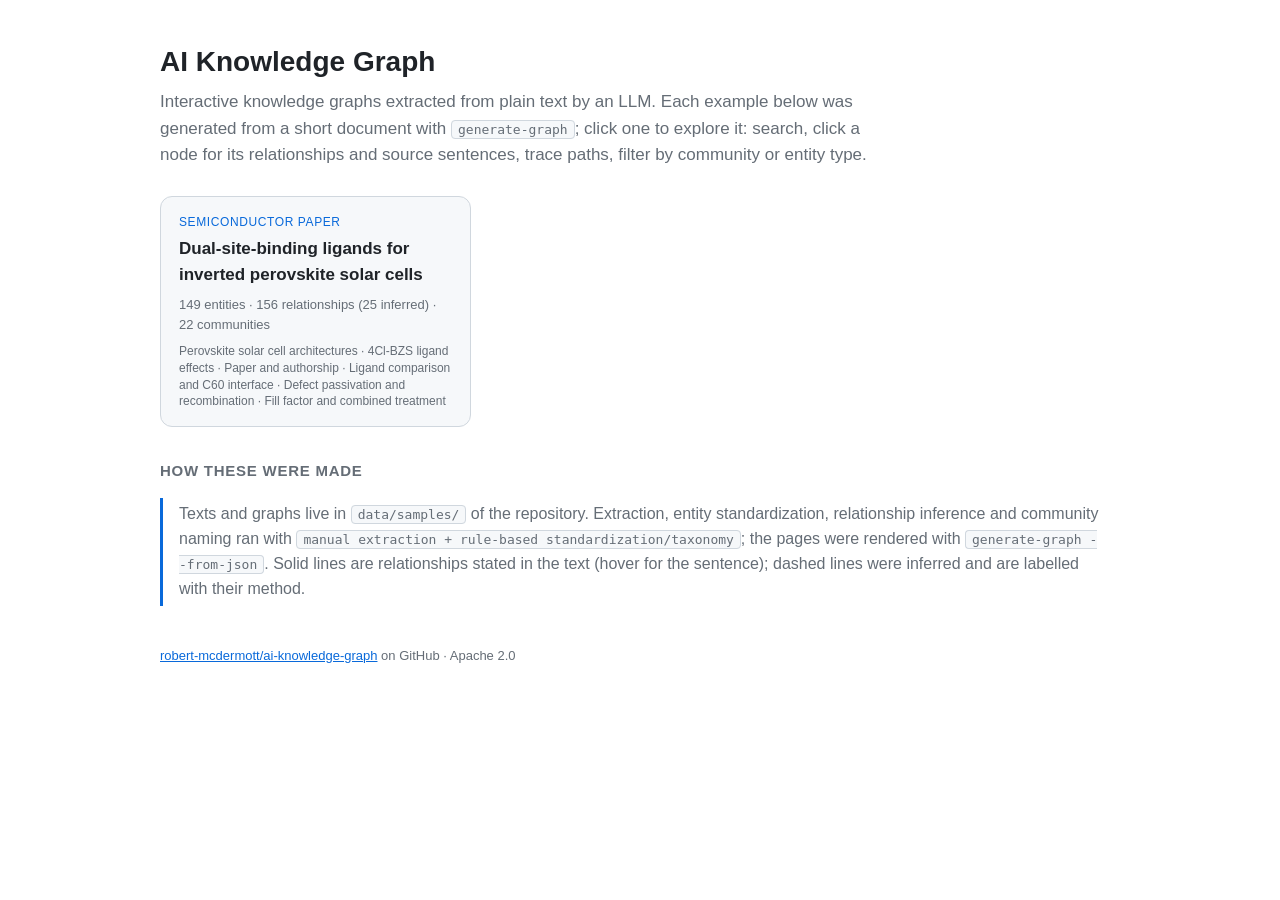
<file: docs/index.html>
<!DOCTYPE html>
<html lang="en">
<head>
<meta charset="utf-8">
<meta name="viewport" content="width=device-width, initial-scale=1">
<title>AI Knowledge Graph – examples</title>
<style>
:root { --bg: #ffffff; --fg: #1f2328; --muted: #656d76; --panel: #f6f8fa; --border: #d0d7de; --accent: #0969da; }
@media (prefers-color-scheme: dark) { :root { --bg: #0d1117; --fg: #e6edf3; --muted: #8b949e; --panel: #161b22; --border: #30363d; --accent: #388bfd; } }
body { margin: 0; background: var(--bg); color: var(--fg); font: 16px/1.55 -apple-system, BlinkMacSystemFont, "Segoe UI", Roboto, Helvetica, Arial, sans-serif; }
main { max-width: 960px; margin: 0 auto; padding: 40px 20px 60px; }
h1 { font-size: 28px; margin: 0 0 6px; }
.lead { color: var(--muted); font-size: 17px; margin: 0 0 28px; max-width: 720px; }
.grid { display: grid; grid-template-columns: repeat(auto-fill, minmax(280px, 1fr)); gap: 14px; }
.card { display: block; text-decoration: none; color: inherit; border: 1px solid var(--border); background: var(--panel); border-radius: 12px; padding: 16px 18px; }
.card:hover { border-color: var(--accent); }
.card .name { font-weight: 650; font-size: 17px; }
.card .domain { color: var(--accent); font-size: 12px; text-transform: uppercase; letter-spacing: .05em; margin-bottom: 4px; }
.card .meta { color: var(--muted); font-size: 13px; margin-top: 6px; }
.card .communities { color: var(--muted); font-size: 12px; margin-top: 8px; line-height: 1.4; }
h2 { font-size: 15px; text-transform: uppercase; letter-spacing: .05em; color: var(--muted); margin: 32px 0 12px; }
.how { border-left: 3px solid var(--accent); padding: 4px 16px; color: var(--muted); }
code { background: var(--panel); border: 1px solid var(--border); border-radius: 4px; padding: 1px 6px; font-size: 13px; }
a { color: var(--accent); }
footer { color: var(--muted); font-size: 13px; margin-top: 40px; }
</style>
</head>
<body>
<main>
  <h1>AI Knowledge Graph</h1>
  <p class="lead">Interactive knowledge graphs extracted from plain text by an LLM. Each example below was generated from a short document with
    <code>generate-graph</code>; click one to explore it: search, click a node for its relationships and source sentences, trace paths, filter by
    community or entity type.</p>
  <div class="grid">
  
    <a class="card" href="samples/chen-2024-dual-site-ligands.html">
      <div class="domain">Semiconductor paper</div>
      <div class="name">Dual-site-binding ligands for inverted perovskite solar cells</div>
      <div class="meta">149 entities · 156 relationships (25 inferred) · 22 communities</div>
      <div class="communities">Perovskite solar cell architectures · 4Cl-BZS ligand effects · Paper and authorship · Ligand comparison and C60 interface · Defect passivation and recombination · Fill factor and combined treatment</div>
    </a>
  
  </div>
  <h2>How these were made</h2>
  <p class="how">Texts and graphs live in <code>data/samples/</code> of the repository. Extraction, entity standardization, relationship inference and
    community naming ran with <code>manual extraction + rule-based standardization/taxonomy</code>; the pages were rendered with <code>generate-graph --from-json</code>. Solid lines are relationships
    stated in the text (hover for the sentence); dashed lines were inferred and are labelled with their method.</p>
  <footer><a href="https://github.com/robert-mcdermott/ai-knowledge-graph">robert-mcdermott/ai-knowledge-graph</a> on GitHub · Apache 2.0</footer>
</main>
</body>
</html>
</file>
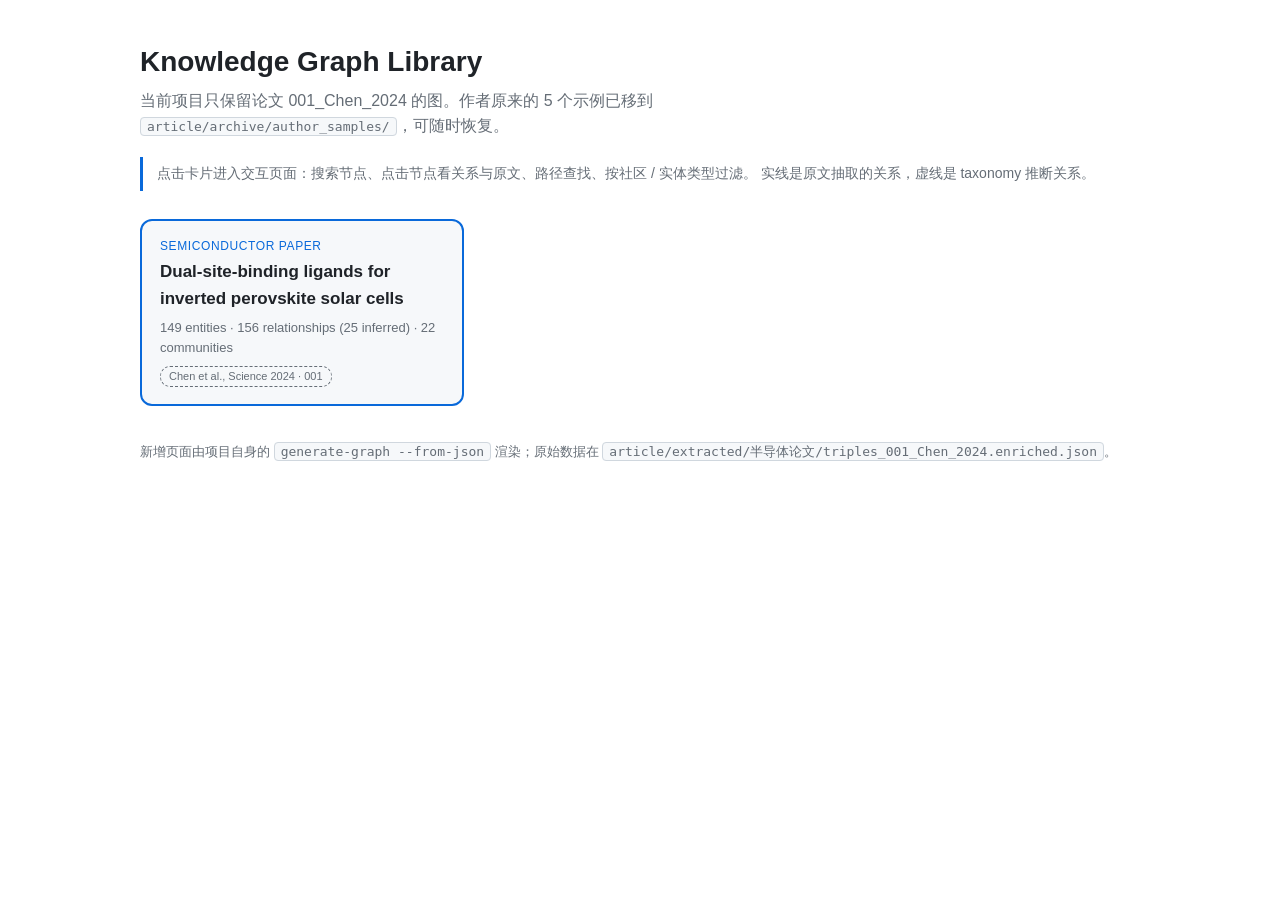
<file: article/visualizations/index.html>
<!DOCTYPE html>
<html lang="zh-CN">
<head>
<meta charset="utf-8">
<meta name="viewport" content="width=device-width, initial-scale=1">
<title>Knowledge Graph Library – samples + Chen 2024</title>
<style>
:root { --bg:#fff; --fg:#1f2328; --muted:#656d76; --panel:#f6f8fa; --border:#d0d7de; --accent:#0969da; }
@media (prefers-color-scheme: dark) { :root { --bg:#0d1117; --fg:#e6edf3; --muted:#8b949e; --panel:#161b22; --border:#30363d; --accent:#388bfd; } }
body { margin:0; background:var(--bg); color:var(--fg); font:16px/1.55 -apple-system,BlinkMacSystemFont,"Segoe UI",Roboto,Helvetica,Arial,sans-serif; }
main { max-width:1000px; margin:0 auto; padding:40px 20px 60px; }
h1 { font-size:28px; margin:0 0 6px; }
.lead { color:var(--muted); max-width:760px; margin:0 0 8px; }
.note { border-left:3px solid var(--accent); padding:6px 14px; color:var(--muted); font-size:14px; margin:18px 0 28px; }
.grid { display:grid; grid-template-columns:repeat(auto-fill,minmax(290px,1fr)); gap:14px; }
.card { display:block; text-decoration:none; color:inherit; border:1px solid var(--border); background:var(--panel); border-radius:12px; padding:16px 18px; }
.card:hover { border-color:var(--accent); }
.card .domain { color:var(--accent); font-size:12px; text-transform:uppercase; letter-spacing:.05em; margin-bottom:4px; }
.card .name { font-weight:650; font-size:17px; }
.card .meta { color:var(--muted); font-size:13px; margin-top:6px; }
.card .tag { display:inline-block; margin-top:8px; font-size:11px; border:1px dashed var(--muted); border-radius:10px; padding:1px 8px; color:var(--muted); }
.card.new { border-color:var(--accent); border-width:2px; }
footer { color:var(--muted); font-size:13px; margin-top:36px; }
code { background:var(--panel); border:1px solid var(--border); border-radius:4px; padding:1px 6px; font-size:13px; }
</style>
</head>
<body>
<main>
  <h1>Knowledge Graph Library</h1>
  <p class="lead">当前项目只保留论文 001_Chen_2024 的图。作者原来的 5 个示例已移到
    <code>article/archive/author_samples/</code>，可随时恢复。</p>
  <p class="note">点击卡片进入交互页面：搜索节点、点击节点看关系与原文、路径查找、按社区 / 实体类型过滤。
    实线是原文抽取的关系，虚线是 taxonomy 推断关系。</p>

  <div class="grid">
    <a class="card new" href="/docs/samples/chen-2024-dual-site-ligands.html">
      <div class="domain">Semiconductor paper</div>
      <div class="name">Dual-site-binding ligands for inverted perovskite solar cells</div>
      <div class="meta">149 entities · 156 relationships (25 inferred) · 22 communities</div>
      <span class="tag">Chen et al., Science 2024 · 001</span>
    </a>
  </div>

  <footer>新增页面由项目自身的 <code>generate-graph --from-json</code> 渲染；原始数据在
    <code>article/extracted/半导体论文/triples_001_Chen_2024.enriched.json</code>。</footer>
</main>
</body>
</html>
</file>
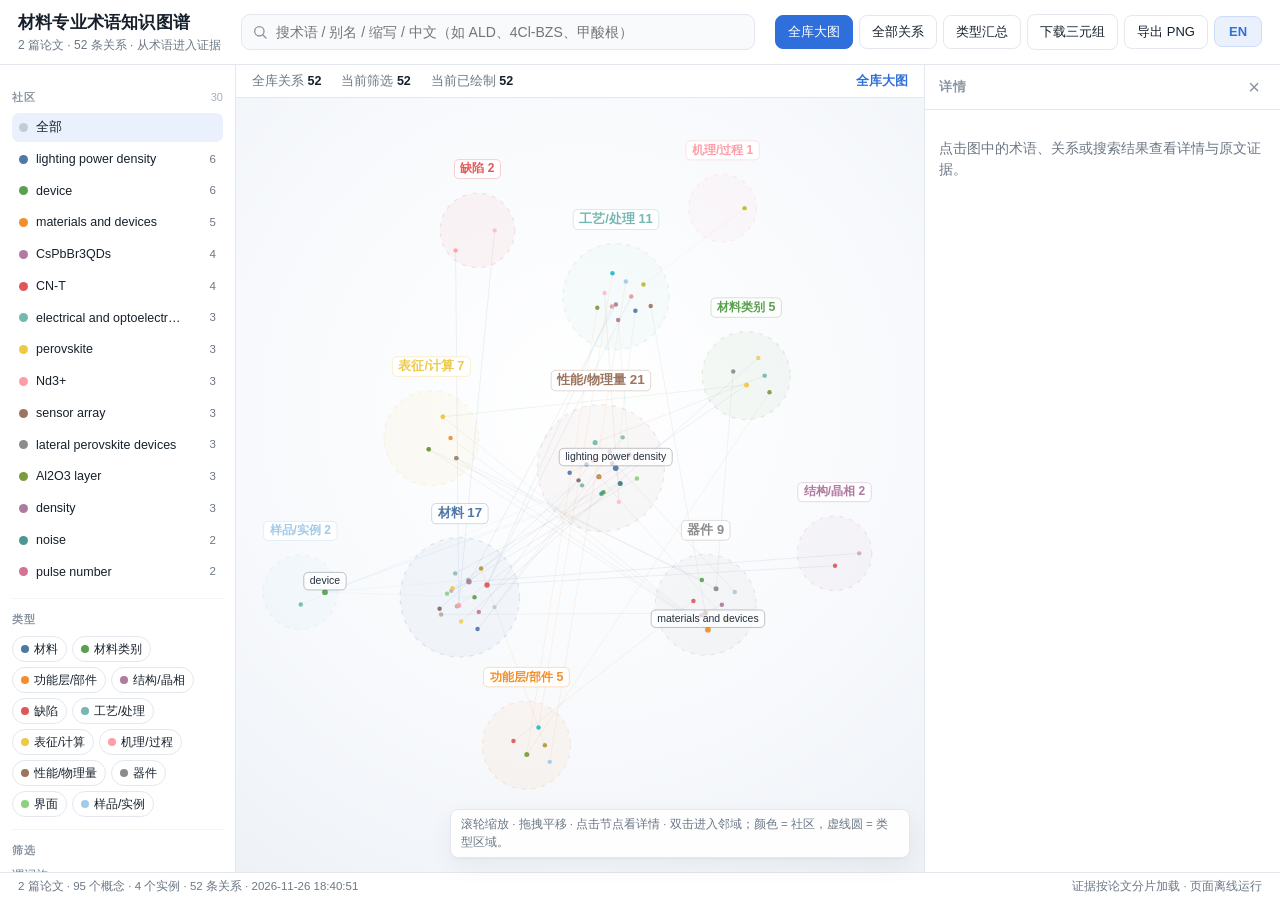
<file: examples/mini_package/index.html>
<!doctype html>
<html lang="zh-CN">
<head>
<meta charset="utf-8">
<meta name="viewport" content="width=device-width, initial-scale=1">
<title>材料专业术语知识图谱</title>
<link rel="stylesheet" href="assets/vis-network.min.css">
<link rel="stylesheet" href="assets/app.css">
</head>
<body>
<header class="topbar">
  <div class="brand">
    <div class="title" data-i18n="title">材料专业术语知识图谱</div>
    <div class="subtitle" data-i18n="subtitle">285 篇论文 · 专业概念 · 有证据的规范关系</div>
  </div>

  <div class="searchbox">
    <svg class="search-icon" viewBox="0 0 24 24" aria-hidden="true"><circle cx="11" cy="11" r="7"></circle><line x1="16.5" y1="16.5" x2="21" y2="21"></line></svg>
    <input id="search-input" type="search" autocomplete="off" spellcheck="false">
    <div id="search-results" class="search-results hidden"></div>
  </div>

  <nav class="toolbar">
    <button id="btn-graph" class="primary" data-i18n="viewGraph">全库大图</button>
    <button id="btn-full" data-i18n="viewFull">全部关系</button>
    <button id="btn-type" data-i18n="viewType">类型汇总</button>
    <a id="btn-download" class="button" href="triples_full.csv" download data-i18n="download">下载三元组</a>
    <button id="btn-png" data-i18n="exportPng">导出 PNG</button>
    <button id="btn-lang" class="lang" title="Switch language">EN</button>
  </nav>
</header>

<div class="workspace">
  <aside class="sidebar">
    <section class="side-section">
      <h3><span data-i18n="communities">社区</span><span class="hint-count" id="community-count"></span></h3>
      <div id="community-list" class="community-list"></div>
    </section>
    <section class="side-section">
      <h3 data-i18n="types">类型</h3>
      <div id="type-list" class="type-list"></div>
    </section>
    <section class="side-section">
      <h3 data-i18n="filters">筛选</h3>
      <label class="field"><span data-i18n="family">谓词族</span><select id="family-select"></select></label>
      <label class="field"><span data-i18n="paper">论文</span><select id="paper-select"></select></label>
      <label class="check"><input type="checkbox" id="anomaly-toggle"><span data-i18n="showAnomalies">显示方向异常</span></label>
      <button id="btn-clear" class="wide" data-i18n="clearFilters">清除筛选</button>
    </section>
    <div class="side-foot">
      <div id="legend" class="legend"></div>
      <div class="foot-note" data-i18n="footNote">颜色 = 概念类型；社区按关系聚类；箭头方向见详情。</div>
    </div>
  </aside>

  <section class="stage">
    <div class="statbar">
      <span><span data-i18n="totalRelations">全库关系</span> <b id="count-total">–</b></span>
      <span><span data-i18n="filteredRelations">当前筛选</span> <b id="count-filtered">–</b></span>
      <span><span data-i18n="drawnRelations">当前已绘制</span> <b id="count-drawn">–</b></span>
      <span class="spacer"></span>
      <span id="view-label"></span>
    </div>
    <div class="canvas-wrap">
      <canvas id="graph-canvas"></canvas>
      <canvas id="overlay-canvas"></canvas>
      <canvas id="overview-canvas" class="hidden"></canvas>
      <div id="network" class="hidden"></div>
      <div id="hint" class="hint"></div>
      <div id="tooltip" class="tooltip hidden"></div>
    </div>
  </section>

  <aside id="panel" class="panel">
    <div class="panel-head">
      <h2 data-i18n="details">详情</h2>
      <button id="panel-close" class="icon-btn" title="Close">×</button>
    </div>
    <div id="panel-body" class="panel-body">
      <p class="muted" data-i18n="panelHint">点击图中的术语、关系或搜索结果查看详情与原文证据。</p>
    </div>
  </aside>
</div>

<footer class="footer">
  <span id="footer-meta"></span>
  <span data-i18n="footerNote">证据按论文分片加载 · 页面离线运行</span>
</footer>

<div id="toast" class="toast hidden"></div>

<script src="assets/vis-network.min.js"></script>
<script src="assets/app.js"></script>
</body>
</html>
</file>
<file: examples/mini_package/assets/app.css>
:root {
  --bg: #f3f5f8;
  --surface: #ffffff;
  --ink: #16202b;
  --muted: #6b7785;
  --line: #e3e8ef;
  --accent: #2f6fdb;
  --accent-soft: #eaf1fd;
  --warn: #c0392b;
  --shadow: 0 1px 2px rgba(16, 24, 40, .04), 0 8px 24px rgba(16, 24, 40, .06);
  --radius: 10px;
}

* { box-sizing: border-box; }

html, body {
  margin: 0; height: 100%;
  background: var(--bg); color: var(--ink);
  font: 14px/1.5 -apple-system, "Segoe UI", "Microsoft YaHei", "PingFang SC", sans-serif;
  overflow: hidden;
}
body { display: flex; flex-direction: column; }

.topbar {
  display: flex; align-items: center; gap: 20px;
  padding: 10px 18px; background: var(--surface); border-bottom: 1px solid var(--line);
  z-index: 30; flex: 0 0 auto;
}
.brand .title { font-size: 17px; font-weight: 700; letter-spacing: .2px; }
.brand .subtitle { font-size: 12px; color: var(--muted); }

.searchbox { position: relative; flex: 1 1 360px; max-width: 560px; }
.searchbox .search-icon {
  position: absolute; left: 11px; top: 50%; transform: translateY(-50%);
  width: 16px; height: 16px; fill: none; stroke: #8b96a3; stroke-width: 2; stroke-linecap: round;
}
.searchbox input {
  width: 100%; padding: 9px 12px 9px 34px; border: 1px solid var(--line); border-radius: 9px;
  font-size: 14px; outline: none; background: #f8fafc; color: var(--ink);
}
.searchbox input:focus { border-color: var(--accent); background: #fff; box-shadow: 0 0 0 3px var(--accent-soft); }
.search-results {
  position: absolute; top: 42px; left: 0; right: 0; max-height: 380px; overflow: auto;
  background: #fff; border: 1px solid var(--line); border-radius: var(--radius);
  box-shadow: var(--shadow); z-index: 60;
}
.search-results .item { padding: 8px 12px; cursor: pointer; border-bottom: 1px solid #f1f4f8; }
.search-results .item:last-child { border-bottom: none; }
.search-results .item:hover, .search-results .item.active { background: var(--accent-soft); }
.search-results .name { font-weight: 600; }
.search-results .meta { font-size: 12px; color: var(--muted); margin-top: 2px; }
.search-results .empty { padding: 12px; color: var(--muted); }

.toolbar { display: flex; align-items: center; gap: 6px; flex: 0 0 auto; }
button, a.button {
  border: 1px solid var(--line); background: #fff; color: var(--ink); border-radius: 8px;
  padding: 7px 12px; cursor: pointer; font-size: 13px; text-decoration: none; white-space: nowrap;
  transition: border-color .15s, color .15s, background .15s;
}
button:hover, a.button:hover { border-color: var(--accent); color: var(--accent); }
button.primary { background: var(--accent); border-color: var(--accent); color: #fff; }
button.primary:hover { background: #2a5fc0; color: #fff; }
button.lang { min-width: 48px; font-weight: 600; color: var(--accent); border-color: #cdddf8; background: var(--accent-soft); }
button.wide { width: 100%; margin-top: 10px; }
button:disabled { opacity: .45; cursor: not-allowed; }

.workspace { flex: 1; display: flex; min-height: 0; }

/* ---------------------------------------------------------------- sidebar */
.sidebar {
  width: 236px; flex: 0 0 236px; background: var(--surface); border-right: 1px solid var(--line);
  display: flex; flex-direction: column; overflow: auto; padding: 12px 12px 16px;
}
.side-section { padding: 8px 0 12px; border-bottom: 1px solid #f0f3f7; }
.side-section:last-of-type { border-bottom: none; }
.side-section h3 {
  display: flex; align-items: center; justify-content: space-between;
  font-size: 11px; font-weight: 700; letter-spacing: .08em; text-transform: uppercase;
  color: #8b96a3; margin: 4px 0 8px;
}
.hint-count { font-weight: 500; letter-spacing: 0; text-transform: none; color: #a6b0bc; }

.community-list { display: flex; flex-direction: column; gap: 3px; }
.community {
  display: flex; align-items: center; gap: 8px; padding: 5px 7px; border-radius: 7px;
  cursor: pointer; font-size: 12.5px;
}
.community:hover { background: #f5f8fc; }
.community.active { background: var(--accent-soft); }
.community .dot { width: 9px; height: 9px; border-radius: 50%; flex: 0 0 9px; }
.community .name { flex: 1; overflow: hidden; text-overflow: ellipsis; white-space: nowrap; }
.community .size { color: var(--muted); font-variant-numeric: tabular-nums; font-size: 11.5px; }

.type-list { display: flex; flex-wrap: wrap; gap: 5px; }
.type-chip {
  display: inline-flex; align-items: center; gap: 5px; padding: 3px 8px;
  border: 1px solid var(--line); border-radius: 999px; cursor: pointer;
  font-size: 12px; background: #fff; user-select: none;
}
.type-chip .dot { width: 8px; height: 8px; border-radius: 50%; }
.type-chip.off { opacity: .35; text-decoration: line-through; }
.type-chip:hover { border-color: var(--accent); }

.field { display: flex; flex-direction: column; gap: 3px; margin-bottom: 8px; font-size: 12px; color: var(--muted); }
.field select {
  padding: 5px 7px; border: 1px solid var(--line); border-radius: 7px; background: #fff;
  color: var(--ink); font-size: 12.5px;
}
.check { display: flex; align-items: center; gap: 6px; font-size: 12.5px; color: #42505f; }

.side-foot { margin-top: auto; padding-top: 12px; }
.legend { display: flex; flex-wrap: wrap; gap: 6px; }
.legend .item { display: inline-flex; align-items: center; gap: 4px; font-size: 11px; color: #5b6877; }
.legend .dot { width: 8px; height: 8px; border-radius: 50%; }
.foot-note { font-size: 11px; color: #9aa5b1; margin-top: 8px; line-height: 1.45; }

/* ---------------------------------------------------------------- stage */
.stage { flex: 1; min-width: 0; display: flex; flex-direction: column; }
.statbar {
  display: flex; align-items: center; gap: 20px; padding: 7px 16px;
  background: var(--surface); border-bottom: 1px solid var(--line);
  font-size: 12.5px; color: var(--muted);
}
.statbar b { color: var(--ink); font-variant-numeric: tabular-nums; }
.statbar .spacer { flex: 1; }
#view-label { font-weight: 600; color: var(--accent); }

.canvas-wrap { position: relative; flex: 1; min-height: 0; background:
  radial-gradient(circle at 50% 40%, #ffffff 0%, #f7f9fc 60%, #eef2f7 100%); }
.canvas-wrap canvas { position: absolute; inset: 0; width: 100%; height: 100%; display: block; }
#overlay-canvas { pointer-events: none; }
#network { position: absolute; inset: 0; background: radial-gradient(circle at 50% 40%, #ffffff 0%, #f7f9fc 70%); }
.hidden { display: none !important; }

.hint {
  position: absolute; right: 14px; bottom: 14px; max-width: 460px;
  background: rgba(255, 255, 255, .92); border: 1px solid var(--line); border-radius: 8px;
  padding: 6px 10px; font-size: 11.5px; color: var(--muted); box-shadow: var(--shadow);
}
.tooltip {
  position: absolute; pointer-events: none; z-index: 20;
  background: rgba(22, 32, 43, .94); color: #fff; border-radius: 8px; padding: 8px 10px;
  font-size: 12px; line-height: 1.45; max-width: 320px; box-shadow: var(--shadow);
}
.tooltip .tt-title { font-weight: 700; font-size: 13px; }
.tooltip .tt-meta { color: #c3ccd6; font-size: 11.5px; margin-top: 2px; }

/* ---------------------------------------------------------------- panel */
.panel {
  width: 356px; flex: 0 0 356px; background: var(--surface); border-left: 1px solid var(--line);
  display: flex; flex-direction: column; min-height: 0;
}
.panel-head { display: flex; align-items: center; justify-content: space-between;
  padding: 10px 14px; border-bottom: 1px solid var(--line); }
.panel-head h2 { font-size: 13px; margin: 0; letter-spacing: .04em; text-transform: uppercase; color: #8b96a3; }
.icon-btn { border: none; background: none; font-size: 20px; line-height: 1; color: #8b96a3; padding: 2px 6px; }
.icon-btn:hover { color: var(--ink); }
.panel-body { padding: 14px 14px 28px; overflow: auto; flex: 1; }
.panel-body .muted { color: var(--muted); }

.card-title { font-size: 18px; font-weight: 700; margin: 2px 0 8px; line-height: 1.3; }
.chips { display: flex; flex-wrap: wrap; gap: 6px; margin: 8px 0; }
.chip { background: #f1f4f8; border-radius: 999px; padding: 2px 9px; font-size: 11.5px; color: #33475b; }
.chip.type { color: #fff; }
.chip.warn { background: #fdecea; color: var(--warn); }
.kv { display: grid; grid-template-columns: 92px 1fr; gap: 5px 10px; margin: 12px 0; font-size: 12.5px; }
.kv dt { color: var(--muted); }
.kv dd { margin: 0; word-break: break-word; }
.section { margin-top: 18px; }
.section h3 { font-size: 11px; margin: 0 0 7px; color: #8b96a3; letter-spacing: .06em; text-transform: uppercase; }
.rel-list { display: flex; flex-direction: column; gap: 5px; }
.rel {
  border: 1px solid var(--line); border-radius: 8px; padding: 7px 9px; cursor: pointer;
  background: #fff; font-size: 12.5px;
}
.rel:hover { border-color: var(--accent); background: #f8fbff; }
.rel .pred { color: var(--accent); font-weight: 600; }
.rel .mini-meta { font-size: 11px; color: var(--muted); margin-top: 2px; }
.evidence { margin-top: 10px; border-left: 3px solid var(--accent); background: #f6f9ff;
  padding: 9px 11px; border-radius: 0 8px 8px 0; font-size: 12.5px; }
.evidence .quote { font-style: italic; }
.evidence .loc { color: var(--muted); font-size: 11.5px; margin-top: 5px; }
.evidence .context { color: #4a5a6a; font-size: 11.5px; margin-top: 5px; }
.flag { color: var(--warn); font-weight: 600; }
.aliases { display: flex; flex-wrap: wrap; gap: 5px; }
.aliases span { background: #f1f4f8; border-radius: 6px; padding: 1px 7px; font-size: 11.5px; }
button.mini { padding: 4px 9px; font-size: 12px; border-radius: 7px; }
.actions-row { display: flex; gap: 8px; flex-wrap: wrap; }

/* ---------------------------------------------------------------- footer */
.footer {
  display: flex; justify-content: space-between; gap: 12px; padding: 5px 18px;
  background: var(--surface); border-top: 1px solid var(--line);
  font-size: 11.5px; color: var(--muted); flex: 0 0 auto;
}
.toast {
  position: fixed; left: 50%; bottom: 40px; transform: translateX(-50%);
  background: #16202b; color: #fff; padding: 9px 16px; border-radius: 8px; font-size: 13px;
  z-index: 100; box-shadow: var(--shadow);
}

/* ---------------------------------------------------------------- export mode */
body.export-mode .topbar,
body.export-mode .sidebar,
body.export-mode .statbar,
body.export-mode .footer,
body.export-mode .panel,
body.export-mode .hint { display: none !important; }
body.export-mode .workspace { display: block; height: 100vh; }
body.export-mode .stage { height: 100vh; }
body.export-mode .canvas-wrap { height: 100vh; }
</file>
<file: examples/mini_package/assets/vis-network.min.css>
.vis-overlay{bottom:0;left:0;position:absolute;right:0;top:0;z-index:10}.vis-active{box-shadow:0 0 10px #86d5f8}.vis [class*=span]{min-height:0;width:auto}div.vis-color-picker{background-color:#fff;border-radius:15px;box-shadow:0 0 10px 0 rgba(0,0,0,.5);display:none;height:444px;left:30px;margin-left:30px;margin-top:-140px;padding:10px;position:absolute;top:0;width:310px;z-index:1}div.vis-color-picker div.vis-arrow{left:5px;position:absolute;top:147px}div.vis-color-picker div.vis-arrow:after,div.vis-color-picker div.vis-arrow:before{border:solid transparent;content:" ";height:0;pointer-events:none;position:absolute;right:100%;top:50%;width:0}div.vis-color-picker div.vis-arrow:after{border-color:hsla(0,0%,100%,0) #fff hsla(0,0%,100%,0) hsla(0,0%,100%,0);border-width:30px;margin-top:-30px}div.vis-color-picker div.vis-color{cursor:pointer;height:289px;position:absolute;width:289px}div.vis-color-picker div.vis-brightness{position:absolute;top:313px}div.vis-color-picker div.vis-opacity{position:absolute;top:350px}div.vis-color-picker div.vis-selector{background:#4c4c4c;background:-moz-linear-gradient(top,#4c4c4c 0,#595959 12%,#666 25%,#474747 39%,#2c2c2c 50%,#000 51%,#111 60%,#2b2b2b 76%,#1c1c1c 91%,#131313 100%);background:-webkit-gradient(linear,left top,left bottom,color-stop(0,#4c4c4c),color-stop(12%,#595959),color-stop(25%,#666),color-stop(39%,#474747),color-stop(50%,#2c2c2c),color-stop(51%,#000),color-stop(60%,#111),color-stop(76%,#2b2b2b),color-stop(91%,#1c1c1c),color-stop(100%,#131313));background:-webkit-linear-gradient(top,#4c4c4c,#595959 12%,#666 25%,#474747 39%,#2c2c2c 50%,#000 51%,#111 60%,#2b2b2b 76%,#1c1c1c 91%,#131313);background:-o-linear-gradient(top,#4c4c4c 0,#595959 12%,#666 25%,#474747 39%,#2c2c2c 50%,#000 51%,#111 60%,#2b2b2b 76%,#1c1c1c 91%,#131313 100%);background:-ms-linear-gradient(top,#4c4c4c 0,#595959 12%,#666 25%,#474747 39%,#2c2c2c 50%,#000 51%,#111 60%,#2b2b2b 76%,#1c1c1c 91%,#131313 100%);background:linear-gradient(180deg,#4c4c4c 0,#595959 12%,#666 25%,#474747 39%,#2c2c2c 50%,#000 51%,#111 60%,#2b2b2b 76%,#1c1c1c 91%,#131313);border:1px solid #fff;border-radius:15px;filter:progid:DXImageTransform.Microsoft.gradient(startColorstr="#4c4c4c",endColorstr="#131313",GradientType=0);height:15px;left:137px;position:absolute;top:137px;width:15px}div.vis-color-picker div.vis-new-color{left:159px;padding-right:2px;text-align:right}div.vis-color-picker div.vis-initial-color,div.vis-color-picker div.vis-new-color{border:1px solid rgba(0,0,0,.1);border-radius:5px;color:rgba(0,0,0,.4);font-size:10px;height:20px;line-height:20px;position:absolute;top:380px;vertical-align:middle;width:140px}div.vis-color-picker div.vis-initial-color{left:10px;padding-left:2px;text-align:left}div.vis-color-picker div.vis-label{left:10px;position:absolute;width:300px}div.vis-color-picker div.vis-label.vis-brightness{top:300px}div.vis-color-picker div.vis-label.vis-opacity{top:338px}div.vis-color-picker div.vis-button{background-color:#f7f7f7;border:2px solid #d9d9d9;border-radius:10px;cursor:pointer;height:25px;line-height:25px;position:absolute;text-align:center;top:410px;vertical-align:middle;width:68px}div.vis-color-picker div.vis-button.vis-cancel{left:5px}div.vis-color-picker div.vis-button.vis-load{left:82px}div.vis-color-picker div.vis-button.vis-apply{left:159px}div.vis-color-picker div.vis-button.vis-save{left:236px}div.vis-color-picker input.vis-range{height:20px;width:290px}div.vis-configuration{display:block;float:left;font-size:12px;position:relative}div.vis-configuration-wrapper{display:block;width:700px}div.vis-configuration-wrapper:after{clear:both;content:"";display:block}div.vis-configuration.vis-config-option-container{background-color:#fff;border:2px solid #f7f8fa;border-radius:4px;display:block;left:10px;margin-top:20px;padding-left:5px;width:495px}div.vis-configuration.vis-config-button{background-color:#f7f8fa;border:2px solid #ceced0;border-radius:4px;cursor:pointer;display:block;height:25px;left:10px;line-height:25px;margin-bottom:30px;margin-top:20px;padding-left:5px;vertical-align:middle;width:495px}div.vis-configuration.vis-config-button.hover{background-color:#4588e6;border:2px solid #214373;color:#fff}div.vis-configuration.vis-config-item{display:block;float:left;height:25px;line-height:25px;vertical-align:middle;width:495px}div.vis-configuration.vis-config-item.vis-config-s2{background-color:#f7f8fa;border-radius:3px;left:10px;padding-left:5px}div.vis-configuration.vis-config-item.vis-config-s3{background-color:#e4e9f0;border-radius:3px;left:20px;padding-left:5px}div.vis-configuration.vis-config-item.vis-config-s4{background-color:#cfd8e6;border-radius:3px;left:30px;padding-left:5px}div.vis-configuration.vis-config-header{font-size:18px;font-weight:700}div.vis-configuration.vis-config-label{height:25px;line-height:25px;width:120px}div.vis-configuration.vis-config-label.vis-config-s3{width:110px}div.vis-configuration.vis-config-label.vis-config-s4{width:100px}div.vis-configuration.vis-config-colorBlock{border:1px solid #444;border-radius:2px;cursor:pointer;height:19px;margin:0;padding:0;top:1px;width:30px}input.vis-configuration.vis-config-checkbox{left:-5px}input.vis-configuration.vis-config-rangeinput{margin:0;padding:1px;pointer-events:none;position:relative;top:-5px;width:60px}input.vis-configuration.vis-config-range{-webkit-appearance:none;background-color:transparent;border:0 solid #fff;height:20px;width:300px}input.vis-configuration.vis-config-range::-webkit-slider-runnable-track{background:#dedede;background:-moz-linear-gradient(top,#dedede 0,#c8c8c8 99%);background:-webkit-gradient(linear,left top,left bottom,color-stop(0,#dedede),color-stop(99%,#c8c8c8));background:-webkit-linear-gradient(top,#dedede,#c8c8c8 99%);background:-o-linear-gradient(top,#dedede 0,#c8c8c8 99%);background:-ms-linear-gradient(top,#dedede 0,#c8c8c8 99%);background:linear-gradient(180deg,#dedede 0,#c8c8c8 99%);border:1px solid #999;border-radius:3px;box-shadow:0 0 3px 0 #aaa;filter:progid:DXImageTransform.Microsoft.gradient(startColorstr="#dedede",endColorstr="#c8c8c8",GradientType=0);height:5px;width:300px}input.vis-configuration.vis-config-range::-webkit-slider-thumb{-webkit-appearance:none;background:#3876c2;background:-moz-linear-gradient(top,#3876c2 0,#385380 100%);background:-webkit-gradient(linear,left top,left bottom,color-stop(0,#3876c2),color-stop(100%,#385380));background:-webkit-linear-gradient(top,#3876c2,#385380);background:-o-linear-gradient(top,#3876c2 0,#385380 100%);background:-ms-linear-gradient(top,#3876c2 0,#385380 100%);background:linear-gradient(180deg,#3876c2 0,#385380);border:1px solid #14334b;border-radius:50%;box-shadow:0 0 1px 0 #111927;filter:progid:DXImageTransform.Microsoft.gradient(startColorstr="#3876c2",endColorstr="#385380",GradientType=0);height:17px;margin-top:-7px;width:17px}input.vis-configuration.vis-config-range:focus{outline:none}input.vis-configuration.vis-config-range:focus::-webkit-slider-runnable-track{background:#9d9d9d;background:-moz-linear-gradient(top,#9d9d9d 0,#c8c8c8 99%);background:-webkit-gradient(linear,left top,left bottom,color-stop(0,#9d9d9d),color-stop(99%,#c8c8c8));background:-webkit-linear-gradient(top,#9d9d9d,#c8c8c8 99%);background:-o-linear-gradient(top,#9d9d9d 0,#c8c8c8 99%);background:-ms-linear-gradient(top,#9d9d9d 0,#c8c8c8 99%);background:linear-gradient(180deg,#9d9d9d 0,#c8c8c8 99%);filter:progid:DXImageTransform.Microsoft.gradient(startColorstr="#9d9d9d",endColorstr="#c8c8c8",GradientType=0)}input.vis-configuration.vis-config-range::-moz-range-track{background:#dedede;background:-moz-linear-gradient(top,#dedede 0,#c8c8c8 99%);background:-webkit-gradient(linear,left top,left bottom,color-stop(0,#dedede),color-stop(99%,#c8c8c8));background:-webkit-linear-gradient(top,#dedede,#c8c8c8 99%);background:-o-linear-gradient(top,#dedede 0,#c8c8c8 99%);background:-ms-linear-gradient(top,#dedede 0,#c8c8c8 99%);background:linear-gradient(180deg,#dedede 0,#c8c8c8 99%);border:1px solid #999;border-radius:3px;box-shadow:0 0 3px 0 #aaa;filter:progid:DXImageTransform.Microsoft.gradient(startColorstr="#dedede",endColorstr="#c8c8c8",GradientType=0);height:10px;width:300px}input.vis-configuration.vis-config-range::-moz-range-thumb{background:#385380;border:none;border-radius:50%;height:16px;width:16px}input.vis-configuration.vis-config-range:-moz-focusring{outline:1px solid #fff;outline-offset:-1px}input.vis-configuration.vis-config-range::-ms-track{background:transparent;border-color:transparent;border-width:6px 0;color:transparent;height:5px;width:300px}input.vis-configuration.vis-config-range::-ms-fill-lower{background:#777;border-radius:10px}input.vis-configuration.vis-config-range::-ms-fill-upper{background:#ddd;border-radius:10px}input.vis-configuration.vis-config-range::-ms-thumb{background:#385380;border:none;border-radius:50%;height:16px;width:16px}input.vis-configuration.vis-config-range:focus::-ms-fill-lower{background:#888}input.vis-configuration.vis-config-range:focus::-ms-fill-upper{background:#ccc}.vis-configuration-popup{background:rgba(57,76,89,.85);border:2px solid #f2faff;border-radius:4px;color:#fff;font-size:14px;height:30px;line-height:30px;position:absolute;text-align:center;-webkit-transition:opacity .3s ease-in-out;-moz-transition:opacity .3s ease-in-out;transition:opacity .3s ease-in-out;width:150px}.vis-configuration-popup:after,.vis-configuration-popup:before{border:solid transparent;content:" ";height:0;left:100%;pointer-events:none;position:absolute;top:50%;width:0}.vis-configuration-popup:after{border-color:rgba(136,183,213,0) rgba(136,183,213,0) rgba(136,183,213,0) rgba(57,76,89,.85);border-width:8px;margin-top:-8px}.vis-configuration-popup:before{border-color:rgba(194,225,245,0) rgba(194,225,245,0) rgba(194,225,245,0) #f2faff;border-width:12px;margin-top:-12px}div.vis-tooltip{background-color:#f5f4ed;border:1px solid #808074;-moz-border-radius:3px;-webkit-border-radius:3px;border-radius:3px;box-shadow:3px 3px 10px rgba(0,0,0,.2);color:#000;font-family:verdana;font-size:14px;padding:5px;pointer-events:none;position:absolute;visibility:hidden;white-space:nowrap;z-index:5}div.vis-network div.vis-navigation div.vis-button{-webkit-touch-callout:none;background-position:2px 2px;background-repeat:no-repeat;-moz-border-radius:17px;border-radius:17px;cursor:pointer;display:inline-block;height:34px;position:absolute;-webkit-user-select:none;-khtml-user-select:none;-moz-user-select:none;-ms-user-select:none;user-select:none;width:34px}div.vis-network div.vis-navigation div.vis-button:hover{box-shadow:0 0 3px 3px rgba(56,207,21,.3)}div.vis-network div.vis-navigation div.vis-button:active{box-shadow:0 0 1px 3px rgba(56,207,21,.95)}div.vis-network div.vis-navigation div.vis-button.vis-up{background-image:url("[data-uri]");bottom:50px;left:55px}div.vis-network div.vis-navigation div.vis-button.vis-down{background-image:url("[data-uri]");bottom:10px;left:55px}div.vis-network div.vis-navigation div.vis-button.vis-left{background-image:url("[data-uri]");bottom:10px;left:15px}div.vis-network div.vis-navigation div.vis-button.vis-right{background-image:url("[data-uri]");bottom:10px;left:95px}div.vis-network div.vis-navigation div.vis-button.vis-zoomIn{background-image:url("[data-uri]");bottom:10px;right:15px}div.vis-network div.vis-navigation div.vis-button.vis-zoomOut{background-image:url("[data-uri]");bottom:10px;right:55px}div.vis-network div.vis-navigation div.vis-button.vis-zoomExtends{background-image:url("[data-uri]");bottom:50px;right:15px}div.vis-network div.vis-manipulation{background:#fff;background:-moz-linear-gradient(top,#fff 0,#fcfcfc 48%,#fafafa 50%,#fcfcfc 100%);background:-webkit-gradient(linear,left top,left bottom,color-stop(0,#fff),color-stop(48%,#fcfcfc),color-stop(50%,#fafafa),color-stop(100%,#fcfcfc));background:-webkit-linear-gradient(top,#fff,#fcfcfc 48%,#fafafa 50%,#fcfcfc);background:-o-linear-gradient(top,#fff 0,#fcfcfc 48%,#fafafa 50%,#fcfcfc 100%);background:-ms-linear-gradient(top,#fff 0,#fcfcfc 48%,#fafafa 50%,#fcfcfc 100%);background:linear-gradient(180deg,#fff 0,#fcfcfc 48%,#fafafa 50%,#fcfcfc);border:0 solid #d6d9d8;border-bottom:1px;box-sizing:content-box;filter:progid:DXImageTransform.Microsoft.gradient(startColorstr="#ffffff",endColorstr="#fcfcfc",GradientType=0);height:28px;left:0;padding-top:4px;position:absolute;top:0;width:100%}div.vis-network button.vis-edit-mode,div.vis-network div.vis-edit-mode{height:30px;left:0;position:absolute;top:5px}div.vis-network button.vis-close{-webkit-touch-callout:none;background-color:transparent;background-image:url("[data-uri]");background-position:20px 3px;background-repeat:no-repeat;border:none;cursor:pointer;height:30px;position:absolute;right:0;top:0;-webkit-user-select:none;-khtml-user-select:none;-moz-user-select:none;-ms-user-select:none;user-select:none;width:30px}div.vis-network button.vis-close:hover{opacity:.6}div.vis-network div.vis-edit-mode button.vis-button,div.vis-network div.vis-manipulation button.vis-button{-webkit-touch-callout:none;background-color:transparent;background-position:0 0;background-repeat:no-repeat;border:none;-moz-border-radius:15px;border-radius:15px;box-sizing:content-box;cursor:pointer;float:left;font-family:verdana;font-size:12px;height:24px;margin-left:10px;padding:0 8px;-webkit-user-select:none;-khtml-user-select:none;-moz-user-select:none;-ms-user-select:none;user-select:none}div.vis-network div.vis-manipulation button.vis-button:hover{box-shadow:1px 1px 8px rgba(0,0,0,.2)}div.vis-network div.vis-manipulation button.vis-button:active{box-shadow:1px 1px 8px rgba(0,0,0,.5)}div.vis-network div.vis-manipulation button.vis-button.vis-back{background-image:url("[data-uri]")}div.vis-network div.vis-manipulation div.vis-none:hover{box-shadow:1px 1px 8px transparent;cursor:default}div.vis-network div.vis-manipulation div.vis-none:active{box-shadow:1px 1px 8px transparent}div.vis-network div.vis-manipulation div.vis-none{line-height:23px;padding:0}div.vis-network div.vis-manipulation div.notification{font-weight:700;margin:2px}div.vis-network div.vis-manipulation button.vis-button.vis-add{background-image:url("[data-uri]")}div.vis-network div.vis-edit-mode button.vis-button.vis-edit,div.vis-network div.vis-manipulation button.vis-button.vis-edit{background-image:url("[data-uri]")}div.vis-network div.vis-edit-mode button.vis-button.vis-edit.vis-edit-mode{background-color:#fcfcfc;border:1px solid #ccc}div.vis-network div.vis-manipulation button.vis-button.vis-connect{background-image:url("[data-uri]")}div.vis-network div.vis-manipulation button.vis-button.vis-delete{background-image:url("[data-uri]")}div.vis-network div.vis-edit-mode div.vis-label,div.vis-network div.vis-manipulation div.vis-label{line-height:25px;margin:0 0 0 23px}div.vis-network div.vis-manipulation div.vis-separator-line{background-color:#bdbdbd;display:inline-block;float:left;height:21px;margin:0 7px 0 15px;width:1px}
</file>
